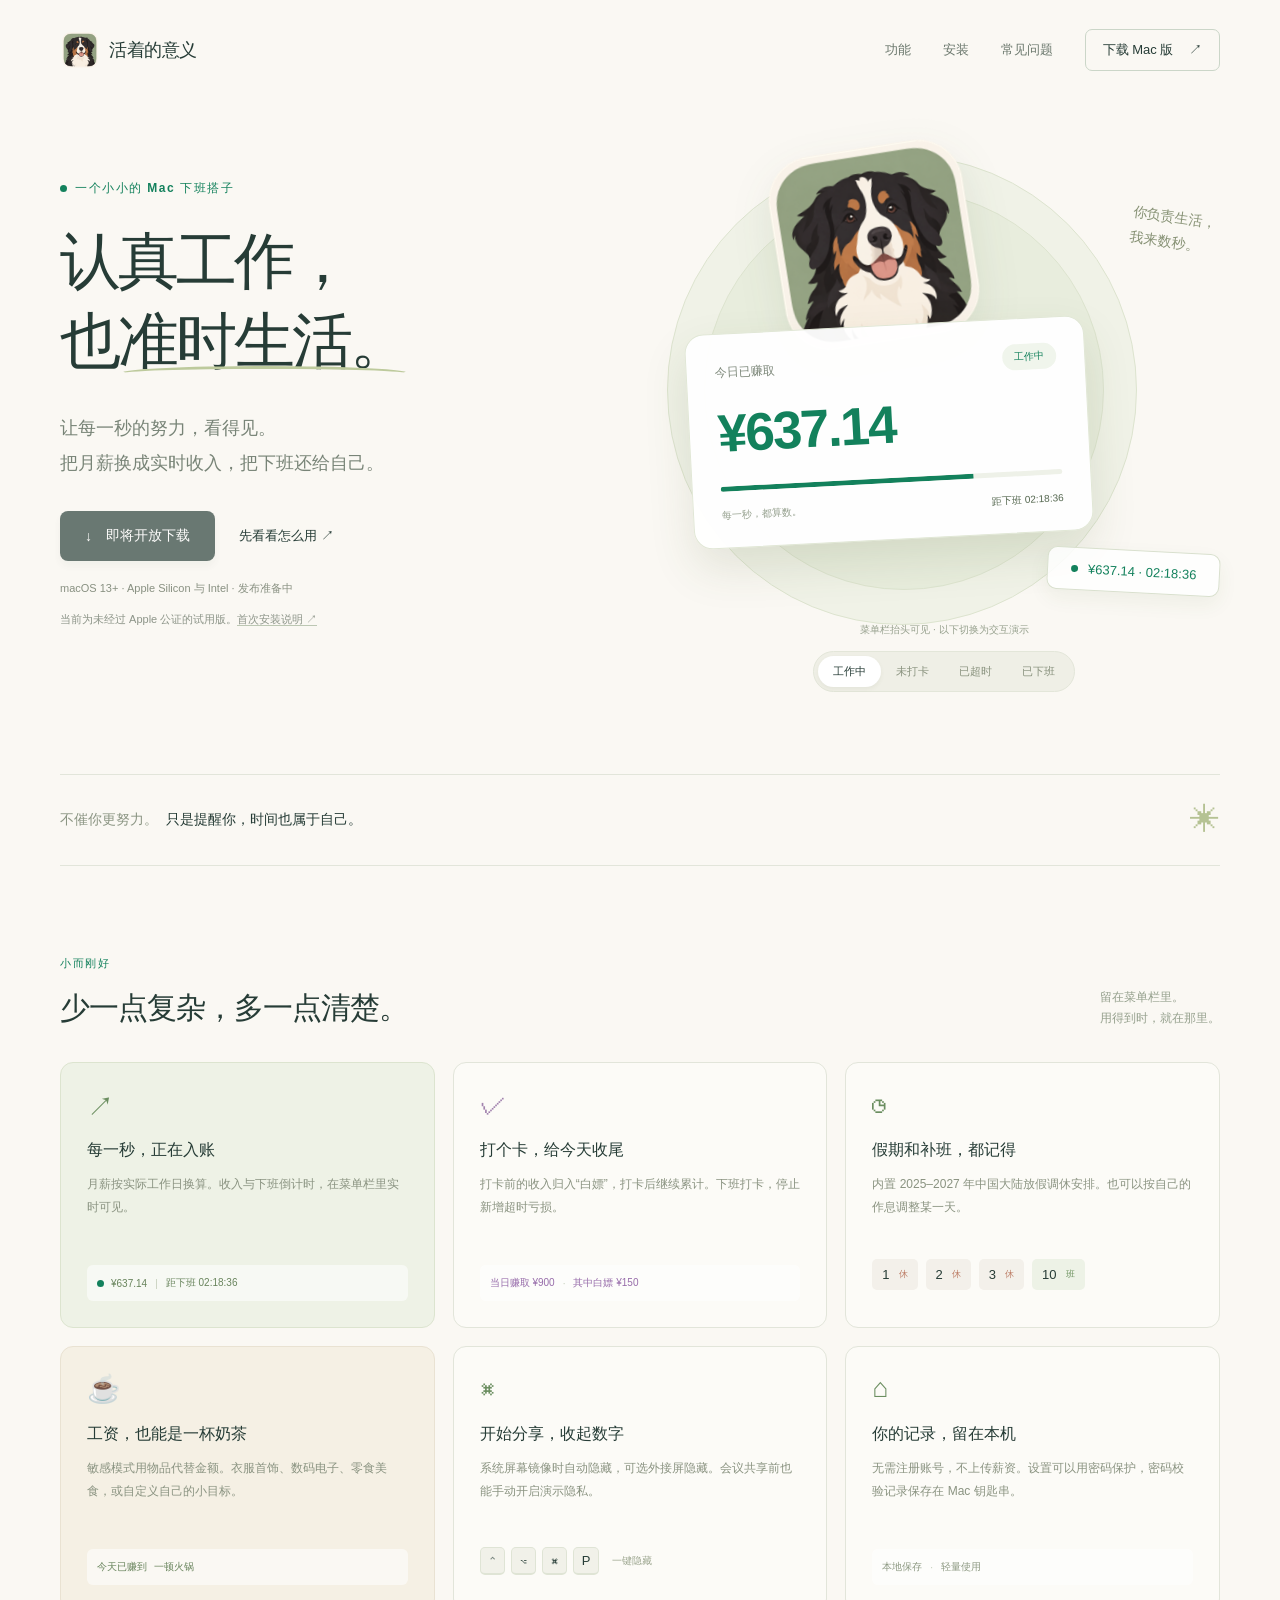
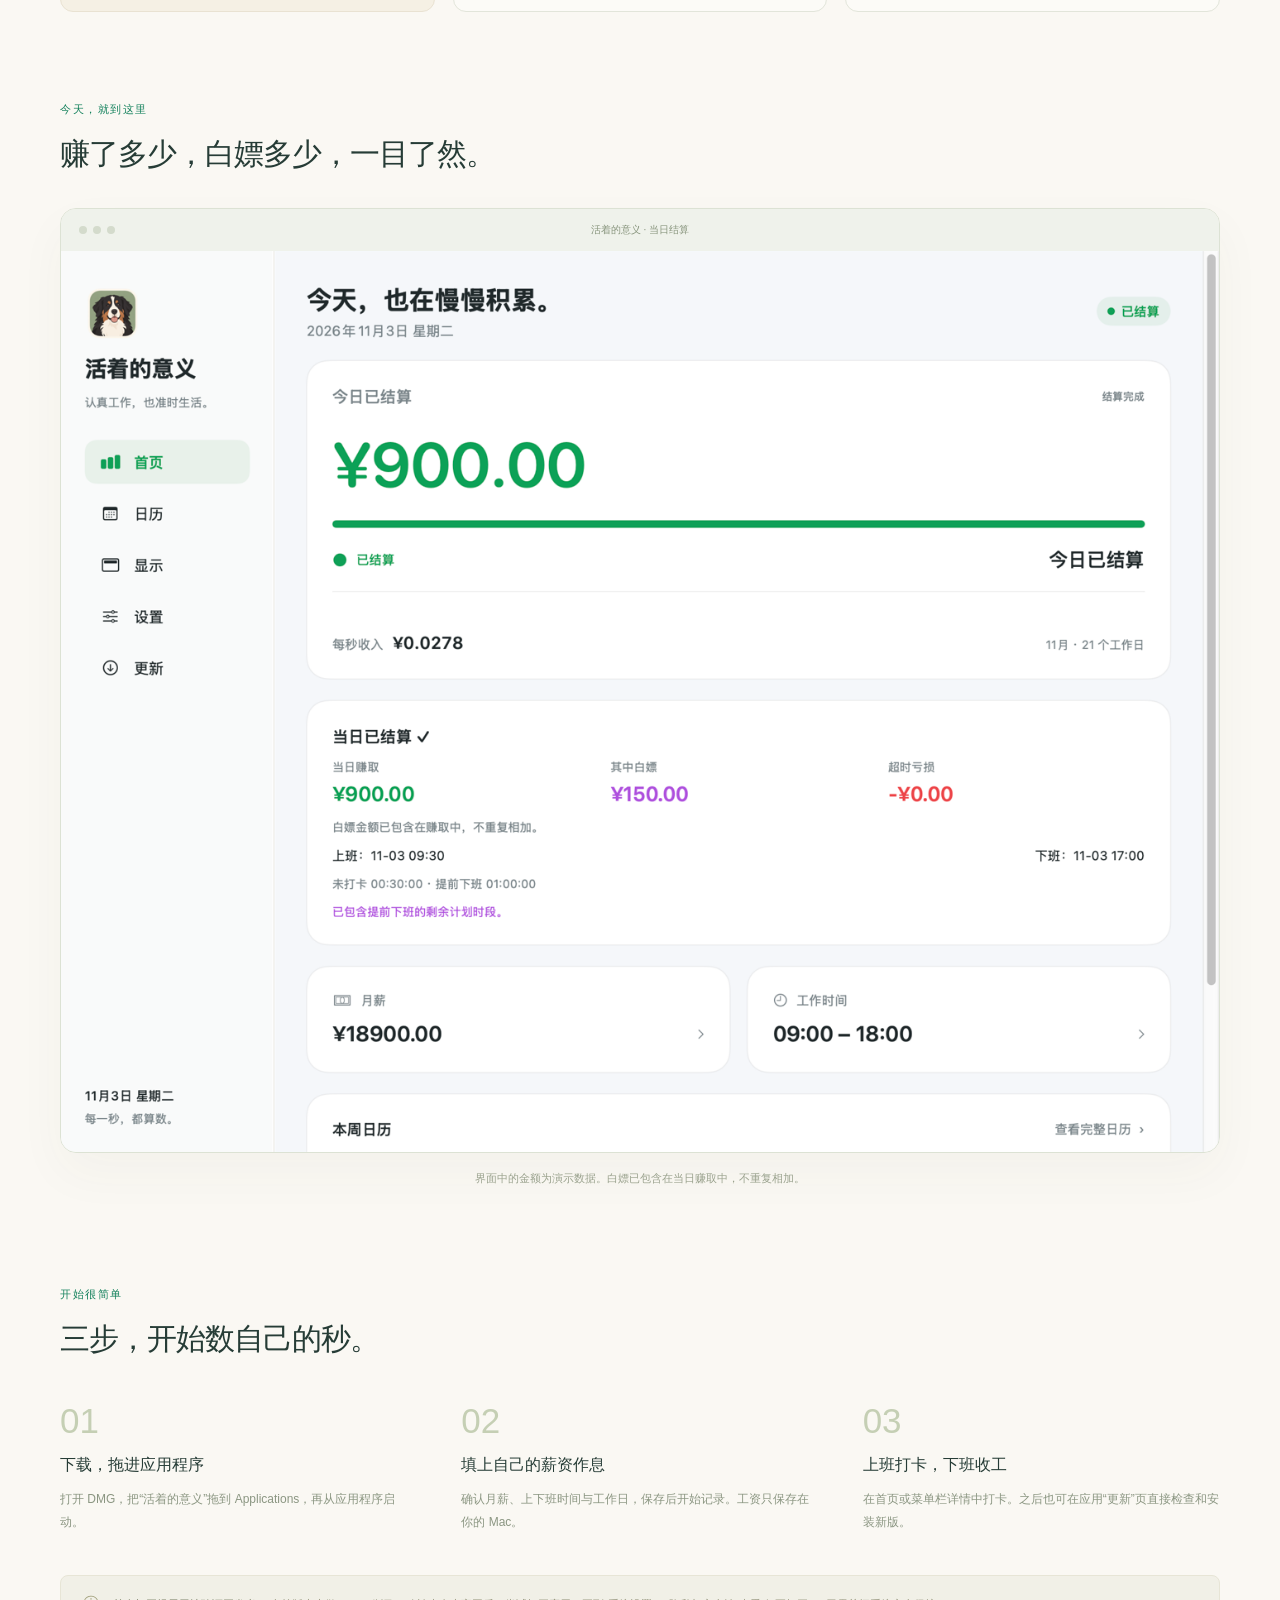
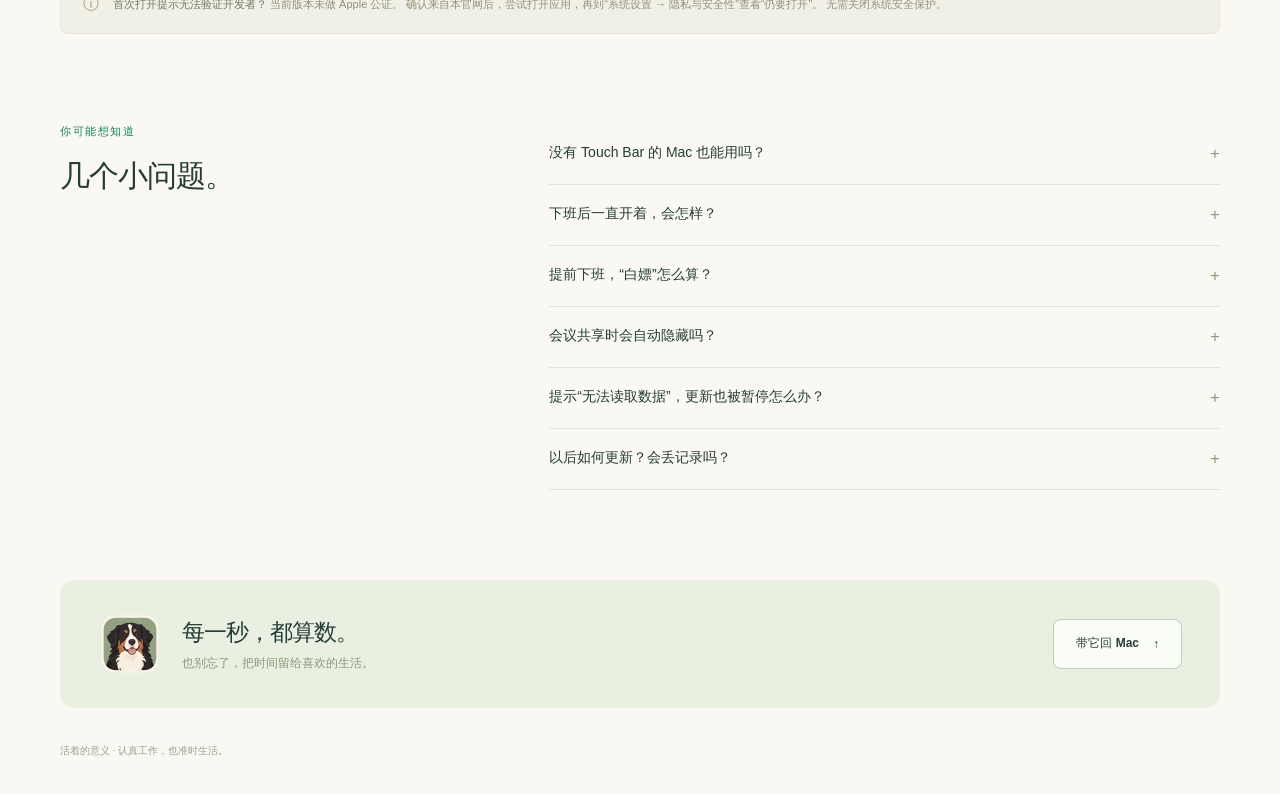
<file: site/index.html>
<!doctype html>
<html lang="zh-CN">
  <head>
    <meta charset="utf-8" />
    <meta name="viewport" content="width=device-width, initial-scale=1" />
    <meta name="theme-color" content="#faf8f3" />
    <meta
      name="description"
      content="活着的意义，一款陪你准时下班的 Mac 小应用。每秒收入、上下班打卡、法定节假日和演示隐私。"
    />
    <title>活着的意义 — 认真工作，也准时生活。</title>
    <link rel="icon" href="./assets/app-icon.png" type="image/png" />
    <link rel="stylesheet" href="./style.css" />
    <script src="./release-config.js" defer></script>
    <script src="./app.js" defer></script>
  </head>
  <body>
    <header class="header wrap">
      <a class="brand" href="./" aria-label="活着的意义首页">
        <img src="./assets/app-icon.png" alt="" width="40" height="40" />
        <span>活着的意义</span>
      </a>
      <nav aria-label="主导航">
        <a href="#features">功能</a>
        <a href="#install">安装</a>
        <a href="#questions">常见问题</a>
        <a class="nav-download" href="#download">下载 Mac 版 <span aria-hidden="true">↗</span></a>
      </nav>
    </header>

    <main>
      <section class="hero wrap" id="download" aria-labelledby="hero-title">
        <div class="hero-copy">
          <div class="eyebrow"><span class="live-dot"></span> 一个小小的 Mac 下班搭子</div>
          <h1 id="hero-title">认真工作，<br />也<span class="underline">准时生活。</span></h1>
          <p class="lead">让每一秒的努力，看得见。<br />把月薪换成实时收入，把下班还给自己。</p>
          <div class="download-actions">
            <a class="button primary" id="download-button" aria-disabled="true" tabindex="-1">
              <span aria-hidden="true">↓</span> <span id="download-label">即将开放下载</span>
            </a>
            <a class="text-link" href="#how-it-works">先看看怎么用 <span aria-hidden="true">↗</span></a>
          </div>
          <p class="release-meta" id="release-meta">macOS 13+ · Apple Silicon 与 Intel · 发布准备中</p>
          <p class="install-note">当前为未经过 Apple 公证的试用版。<a href="#install">首次安装说明 ↗</a></p>
        </div>

        <div class="hero-visual" aria-label="应用状态演示，使用示例数据">
          <div class="orbit orbit-one"></div>
          <div class="orbit orbit-two"></div>
          <div class="visual-note">你负责生活，<br />我来数秒。</div>
          <img class="dog-icon" src="./assets/app-icon.png" alt="伯恩山犬应用图标" width="220" height="220" />
          <div class="floating-card">
            <div class="card-heading">
              <span id="demo-heading">今日已赚取</span><span class="pill" id="demo-pill">工作中</span>
            </div>
            <div class="demo-amount" id="demo-amount">¥637.14</div>
            <div class="demo-track"><span id="demo-progress"></span></div>
            <div class="demo-bottom">
              <span id="demo-state">每一秒，都算数。</span><strong id="demo-timer">距下班 02:18:36</strong>
            </div>
          </div>
          <div class="menu-preview">
            <span class="live-dot" id="menu-dot"></span><span id="menu-label">¥637.14 · 02:18:36</span>
          </div>
          <p class="demo-caption">菜单栏抬头可见 · 以下切换为交互演示</p>
          <div class="demo-switch" role="group" aria-label="切换状态示例">
            <button data-phase="working" aria-pressed="true">工作中</button>
            <button data-phase="awaiting" aria-pressed="false">未打卡</button>
            <button data-phase="overtime" aria-pressed="false">已超时</button>
            <button data-phase="settled" aria-pressed="false">已下班</button>
          </div>
        </div>
      </section>

      <div class="belief wrap">
        <span>不催你更努力。</span><strong>只是提醒你，时间也属于自己。</strong>
        <span class="small-star" aria-hidden="true">✳</span>
      </div>

      <section class="wrap section" id="features" aria-labelledby="features-title">
        <div class="section-top">
          <div>
            <p class="eyebrow">小而刚好</p>
            <h2 id="features-title">少一点复杂，多一点清楚。</h2>
          </div>
          <p class="section-aside">留在菜单栏里。<br />用得到时，就在那里。</p>
        </div>
        <div class="feature-grid">
          <article class="feature-card green-card">
            <span class="feature-symbol" aria-hidden="true">↗</span>
            <h3>每一秒，正在入账</h3>
            <p>月薪按实际工作日换算。收入与下班倒计时，在菜单栏里实时可见。</p>
            <div class="mini-status">
              <span class="live-dot"></span> ¥637.14 <span class="mini-divider">|</span> 距下班 02:18:36
            </div>
          </article>
          <article class="feature-card">
            <span class="feature-symbol purple" aria-hidden="true">✓</span>
            <h3>打个卡，给今天收尾</h3>
            <p>打卡前的收入归入“白嫖”，打卡后继续累计。下班打卡，停止新增超时亏损。</p>
            <div class="mini-status purple-text">当日赚取 ¥900 <span class="mini-divider">·</span> 其中白嫖 ¥150</div>
          </article>
          <article class="feature-card">
            <span class="feature-symbol" aria-hidden="true">◷</span>
            <h3>假期和补班，都记得</h3>
            <p>内置 2025–2027 年中国大陆放假调休安排。也可以按自己的作息调整某一天。</p>
            <div class="calendar-mini" aria-label="国庆日历示例">
              <span>1<small>休</small></span
              ><span>2<small>休</small></span
              ><span>3<small>休</small></span>
              <span class="makeup">10<small>班</small></span>
            </div>
          </article>
          <article class="feature-card cream-card">
            <span class="feature-symbol" aria-hidden="true">☕</span>
            <h3>工资，也能是一杯奶茶</h3>
            <p>敏感模式用物品代替金额。衣服首饰、数码电子、零食美食，或自定义自己的小目标。</p>
            <div class="mini-status">今天已赚到 <strong>一顿火锅</strong></div>
          </article>
          <article class="feature-card">
            <span class="feature-symbol" aria-hidden="true">⌘</span>
            <h3>开始分享，收起数字</h3>
            <p>系统屏幕镜像时自动隐藏，可选外接屏隐藏。会议共享前也能手动开启演示隐私。</p>
            <div class="shortcut"><kbd>⌃</kbd><kbd>⌥</kbd><kbd>⌘</kbd><kbd>P</kbd><span>一键隐藏</span></div>
          </article>
          <article class="feature-card">
            <span class="feature-symbol" aria-hidden="true">⌂</span>
            <h3>你的记录，留在本机</h3>
            <p>无需注册账号，不上传薪资。设置可以用密码保护，密码校验记录保存在 Mac 钥匙串。</p>
            <div class="mini-status muted-status">本地保存 <span class="mini-divider">·</span> 轻量使用</div>
          </article>
        </div>
      </section>

      <section class="wrap section showcase" id="how-it-works" aria-labelledby="showcase-title">
        <div class="section-top">
          <div>
            <p class="eyebrow">今天，就到这里</p>
            <h2 id="showcase-title">赚了多少，白嫖多少，一目了然。</h2>
          </div>
        </div>
        <div class="screenshot-frame">
          <div class="window-bar">
            <span></span><span></span><span></span>
            <p>活着的意义 · 当日结算</p>
          </div>
          <img
            src="./assets/dashboard.png"
            alt="应用结算界面：赚取 900 元、其中白嫖 150 元、亏损 0 元的演示记录"
            width="1400"
            height="1090"
            loading="lazy"
          />
        </div>
        <p class="image-caption">界面中的金额为演示数据。白嫖已包含在当日赚取中，不重复相加。</p>
      </section>

      <section class="wrap section" id="install" aria-labelledby="install-title">
        <div class="section-top">
          <div>
            <p class="eyebrow">开始很简单</p>
            <h2 id="install-title">三步，开始数自己的秒。</h2>
          </div>
        </div>
        <ol class="steps">
          <li>
            <span class="step-number">01</span>
            <h3>下载，拖进应用程序</h3>
            <p>打开 DMG，把“活着的意义”拖到 Applications，再从应用程序启动。</p>
          </li>
          <li>
            <span class="step-number">02</span>
            <h3>填上自己的薪资作息</h3>
            <p>确认月薪、上下班时间与工作日，保存后开始记录。工资只保存在你的 Mac。</p>
          </li>
          <li>
            <span class="step-number">03</span>
            <h3>上班打卡，下班收工</h3>
            <p>在首页或菜单栏详情中打卡。之后也可在应用“更新”页直接检查和安装新版。</p>
          </li>
        </ol>
        <div class="notice">
          <span aria-hidden="true">ⓘ</span>
          <p>
            <strong>首次打开提示无法验证开发者？</strong> 当前版本未做 Apple 公证。
            确认来自本官网后，尝试打开应用，再到“系统设置 → 隐私与安全性”查看“仍要打开”。 无需关闭系统安全保护。
          </p>
        </div>
      </section>

      <section class="wrap section faq-section" id="questions" aria-labelledby="faq-title">
        <div>
          <p class="eyebrow">你可能想知道</p>
          <h2 id="faq-title">几个小问题。</h2>
        </div>
        <div class="faq-list">
          <details>
            <summary>没有 Touch Bar 的 Mac 也能用吗？<span>+</span></summary>
            <p>
              可以。主窗口和菜单栏支持所有符合系统要求的 Mac。配备 Touch Bar 时，应用在前台可显示对应信息；
              切换到其他应用后，Touch Bar 会跟随系统切换。
            </p>
          </details>
          <details>
            <summary>下班后一直开着，会怎样？<span>+</span></summary>
            <p>
              没有下班打卡时，会按每秒薪资累计独立的超时亏损。下班打卡后停止新增亏损。
              退出期间不会补扣；退出不等于打卡，重开后仍可能继续计时。睡眠期间若应用未退出，计时继续。
            </p>
          </details>
          <details>
            <summary>提前下班，“白嫖”怎么算？<span>+</span></summary>
            <p>
              确认提前下班后，剩余计划工作时间会一次性计入当日收入，并归为白嫖。
              上班前未打卡的计划时段也属于白嫖。白嫖是总收入的子集，不重复相加。
            </p>
          </details>
          <details>
            <summary>会议共享时会自动隐藏吗？<span>+</span></summary>
            <p>
              系统镜像可以触发自动隐藏，也可选择连接外接显示器时隐藏。会议软件和录屏方式不一定能被识别， 共享前建议按
              ⌃⌥⌘P 手动隐藏。隐藏期间后台计时继续。
            </p>
          </details>
          <details>
            <summary>提示“无法读取数据”，更新也被暂停怎么办？<span>+</span></summary>
            <p>
              0.2.3 已修复修改作息后旧记录被误判无效的问题。已出现读取错误的旧版会禁止保存设置，
              改回上下班时间也无法解除限制。请先备份
              <code>~/Library/Application Support/LivingMeaning/</code> 文件夹，
              再按 ⌥⌘Esc 强制退出旧应用，从本页下载新版并覆盖安装。
              只替换 Applications 中的应用，不要删除 <code>state.json</code>。
              未出现读取错误的用户可正常使用应用内更新。
            </p>
          </details>
          <details>
            <summary>以后如何更新？会丢记录吗？<span>+</span></summary>
            <p>
              从本官网安装的发布版本内置更新源，在应用“更新”页检查即可。更新清单和安装包会验证发布签名，
              确认后才安装，并保留本机设置和记录。旧试用版可先手动安装一次官网版本。
            </p>
          </details>
        </div>
      </section>

      <section class="wrap closing">
        <img src="./assets/app-icon.png" alt="" width="64" height="64" loading="lazy" />
        <div>
          <h2>每一秒，都算数。</h2>
          <p>也别忘了，把时间留给喜欢的生活。</p>
        </div>
        <a class="button secondary" href="#download">带它回 Mac <span aria-hidden="true">↑</span></a>
      </section>
    </main>

    <footer class="wrap footer">
      <span>活着的意义 · 认真工作，也准时生活。</span>
      <div>
        <a id="source-link" hidden>GitHub 源码 ↗</a><a id="release-link" hidden>版本记录 ↗</a>
        <button id="checksum-button" hidden>校验下载文件</button>
      </div>
    </footer>
    <dialog id="checksum-dialog">
      <form method="dialog"><button class="close-dialog" aria-label="关闭">×</button></form>
      <h2>下载文件校验</h2>
      <p>将下载文件的 SHA-256 与下方数值核对：</p>
      <code id="checksum-value"></code>
      <p class="dialog-note" id="checksum-name"></p>
    </dialog>
    <noscript><p class="noscript">请启用 JavaScript 查看当前版本与下载入口。</p></noscript>
  </body>
</html>
</file>
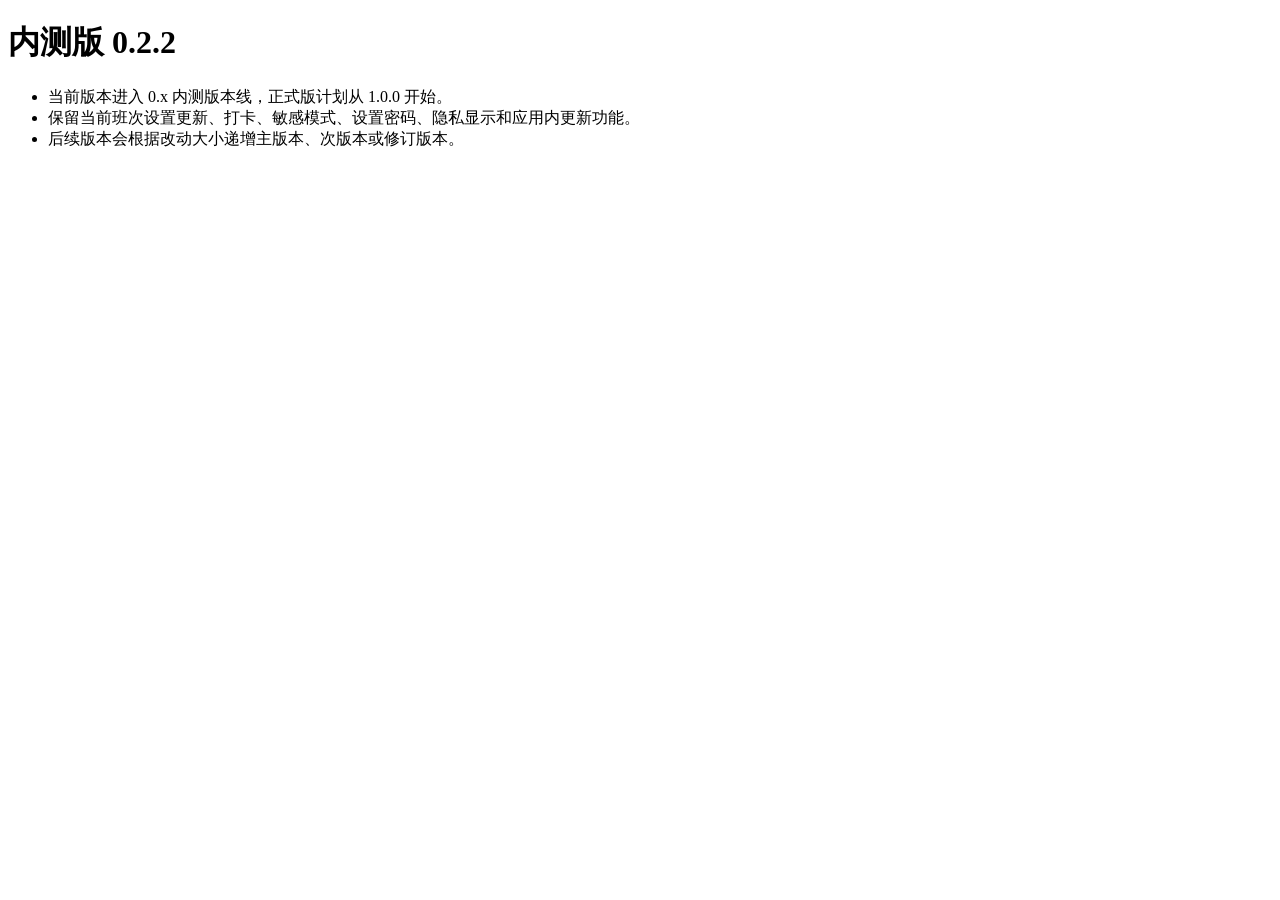
<file: Resources/release-notes-0.2.2.html>
<!doctype html>
<html lang="zh-CN">
<meta charset="utf-8">
<title>活着的意义 0.2.2</title>
<h1>内测版 0.2.2</h1>
<ul>
  <li>当前版本进入 0.x 内测版本线，正式版计划从 1.0.0 开始。</li>
  <li>保留当前班次设置更新、打卡、敏感模式、设置密码、隐私显示和应用内更新功能。
  </li>
  <li>后续版本会根据改动大小递增主版本、次版本或修订版本。</li>
</ul>
</html>
</file>
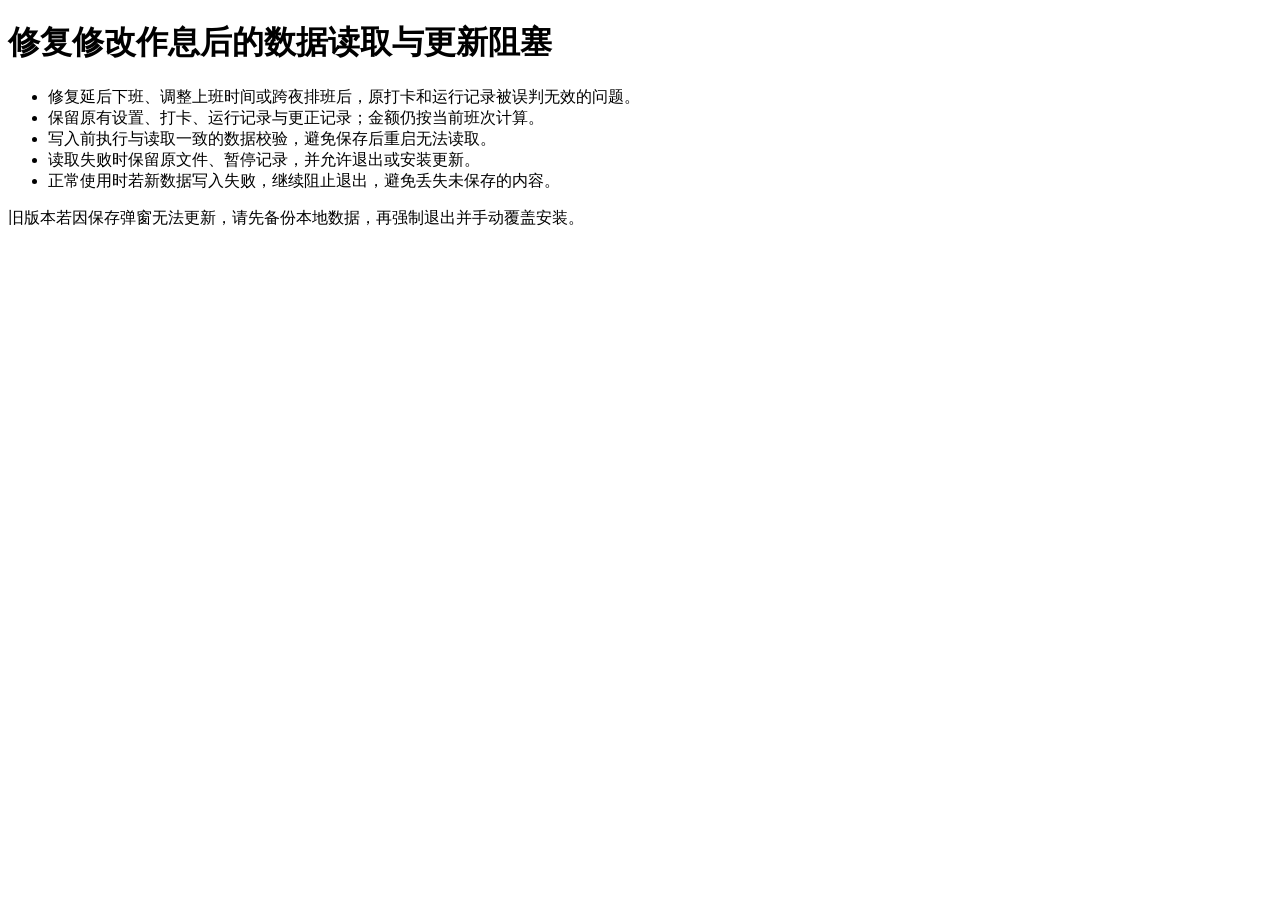
<file: Resources/release-notes-0.2.3.html>
<!doctype html>
<html lang="zh-CN">
<meta charset="utf-8">
<title>活着的意义 0.2.3 内测版</title>
<h1>修复修改作息后的数据读取与更新阻塞</h1>
<ul>
  <li>修复延后下班、调整上班时间或跨夜排班后，原打卡和运行记录被误判无效的问题。</li>
  <li>保留原有设置、打卡、运行记录与更正记录；金额仍按当前班次计算。</li>
  <li>写入前执行与读取一致的数据校验，避免保存后重启无法读取。</li>
  <li>读取失败时保留原文件、暂停记录，并允许退出或安装更新。</li>
  <li>正常使用时若新数据写入失败，继续阻止退出，避免丢失未保存的内容。</li>
</ul>
<p>旧版本若因保存弹窗无法更新，请先备份本地数据，再强制退出并手动覆盖安装。</p>
</html>
</file>
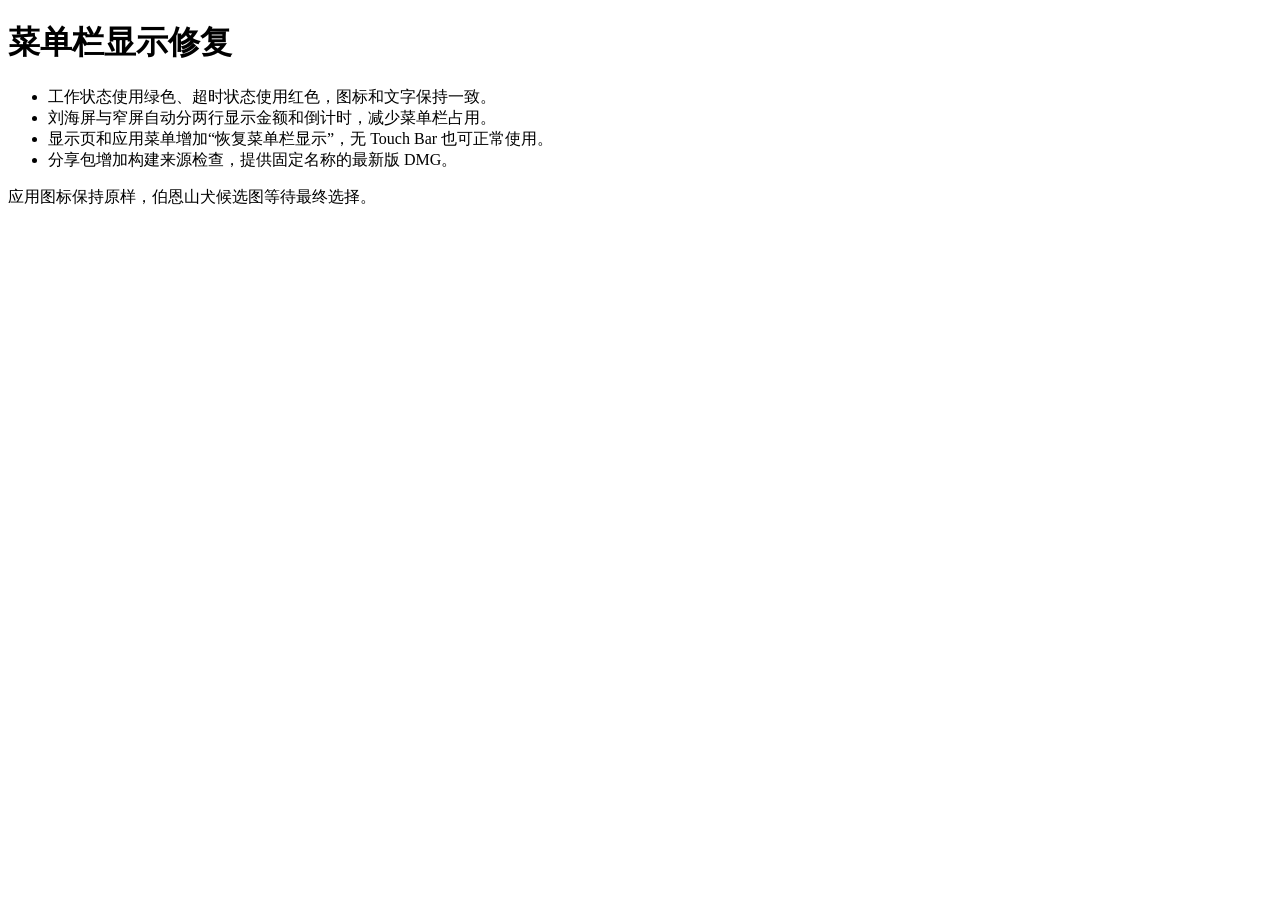
<file: Resources/release-notes-1.1.1.html>
<!doctype html>
<html lang="zh-CN">
<meta charset="utf-8">
<title>活着的意义 1.1.1</title>
<h1>菜单栏显示修复</h1>
<ul>
  <li>工作状态使用绿色、超时状态使用红色，图标和文字保持一致。</li>
  <li>刘海屏与窄屏自动分两行显示金额和倒计时，减少菜单栏占用。</li>
  <li>显示页和应用菜单增加“恢复菜单栏显示”，无 Touch Bar 也可正常使用。</li>
  <li>分享包增加构建来源检查，提供固定名称的最新版 DMG。</li>
</ul>
<p>应用图标保持原样，伯恩山犬候选图等待最终选择。</p>
</html>
</file>
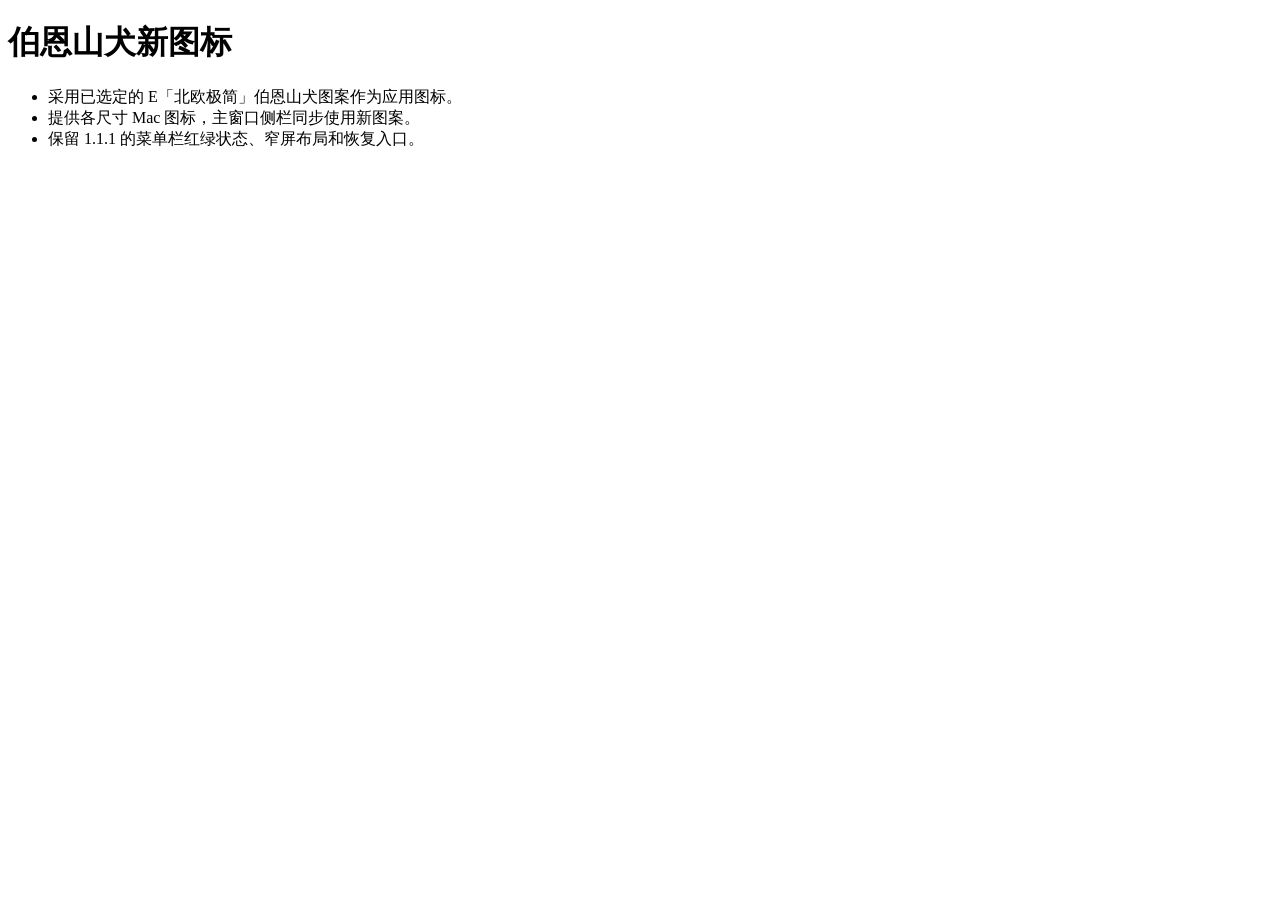
<file: Resources/release-notes-1.1.2.html>
<!doctype html>
<html lang="zh-CN">
<meta charset="utf-8">
<title>活着的意义 1.1.2</title>
<h1>伯恩山犬新图标</h1>
<ul>
  <li>采用已选定的 E「北欧极简」伯恩山犬图案作为应用图标。</li>
  <li>提供各尺寸 Mac 图标，主窗口侧栏同步使用新图案。</li>
  <li>保留 1.1.1 的菜单栏红绿状态、窄屏布局和恢复入口。</li>
</ul>
</html>
</file>
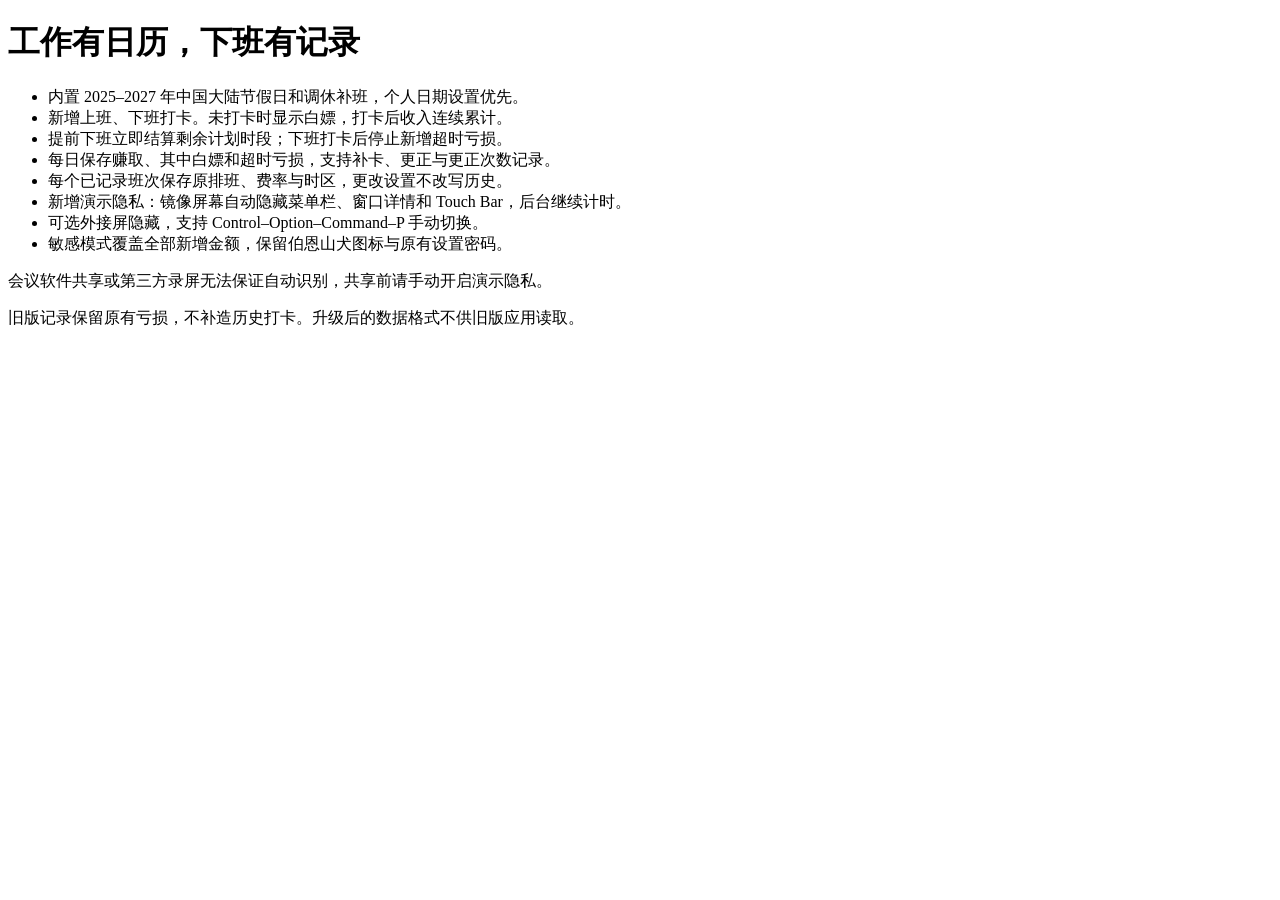
<file: Resources/release-notes-1.2.0.html>
<!doctype html>
<html lang="zh-CN">
<meta charset="utf-8">
<title>活着的意义 1.2.0</title>
<h1>工作有日历，下班有记录</h1>
<ul>
  <li>内置 2025–2027 年中国大陆节假日和调休补班，个人日期设置优先。</li>
  <li>新增上班、下班打卡。未打卡时显示白嫖，打卡后收入连续累计。</li>
  <li>提前下班立即结算剩余计划时段；下班打卡后停止新增超时亏损。</li>
  <li>每日保存赚取、其中白嫖和超时亏损，支持补卡、更正与更正次数记录。</li>
  <li>每个已记录班次保存原排班、费率与时区，更改设置不改写历史。</li>
  <li>新增演示隐私：镜像屏幕自动隐藏菜单栏、窗口详情和 Touch Bar，后台继续计时。</li>
  <li>可选外接屏隐藏，支持 Control–Option–Command–P 手动切换。</li>
  <li>敏感模式覆盖全部新增金额，保留伯恩山犬图标与原有设置密码。</li>
</ul>
<p>会议软件共享或第三方录屏无法保证自动识别，共享前请手动开启演示隐私。</p>
<p>旧版记录保留原有亏损，不补造历史打卡。升级后的数据格式不供旧版应用读取。</p>
</html>
</file>
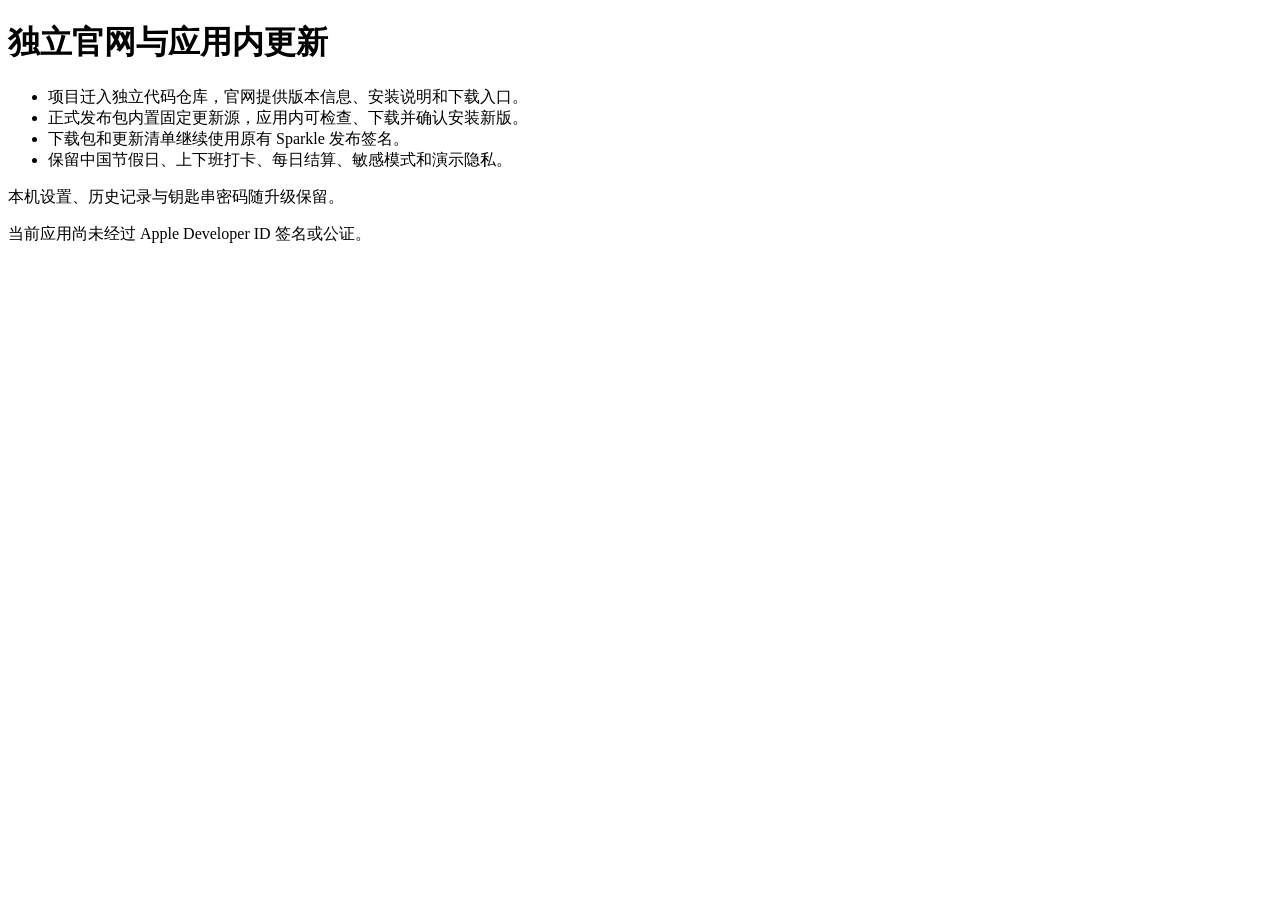
<file: Resources/release-notes-1.2.1.html>
<!doctype html>
<html lang="zh-CN">
<meta charset="utf-8">
<title>活着的意义 1.2.1</title>
<h1>独立官网与应用内更新</h1>
<ul>
  <li>项目迁入独立代码仓库，官网提供版本信息、安装说明和下载入口。</li>
  <li>正式发布包内置固定更新源，应用内可检查、下载并确认安装新版。</li>
  <li>下载包和更新清单继续使用原有 Sparkle 发布签名。</li>
  <li>保留中国节假日、上下班打卡、每日结算、敏感模式和演示隐私。</li>
</ul>
<p>本机设置、历史记录与钥匙串密码随升级保留。</p>
<p>当前应用尚未经过 Apple Developer ID 签名或公证。</p>
</html>
</file>
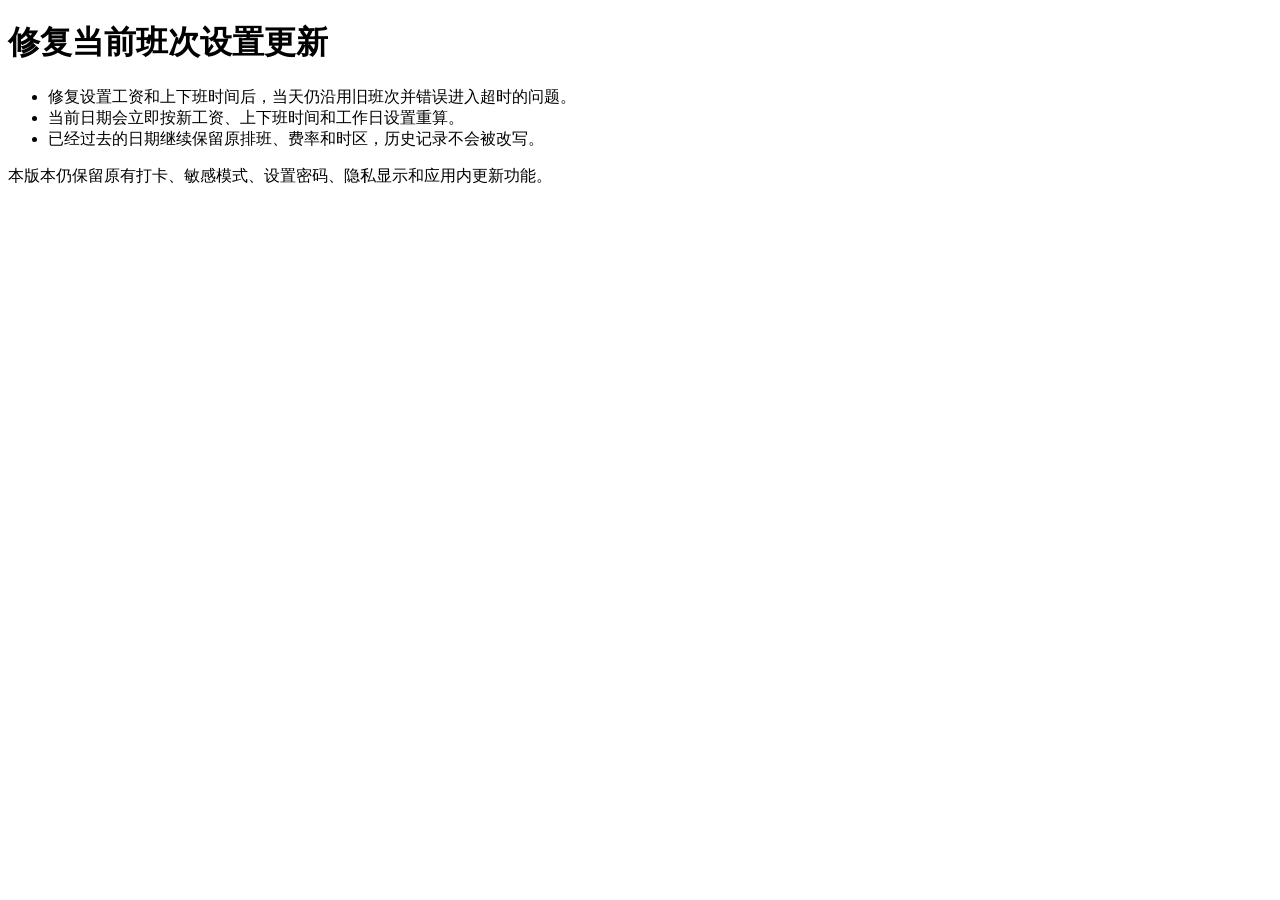
<file: Resources/release-notes-1.2.2.html>
<!doctype html>
<html lang="zh-CN">
<meta charset="utf-8">
<title>活着的意义 1.2.2</title>
<h1>修复当前班次设置更新</h1>
<ul>
  <li>修复设置工资和上下班时间后，当天仍沿用旧班次并错误进入超时的问题。</li>
  <li>当前日期会立即按新工资、上下班时间和工作日设置重算。</li>
  <li>已经过去的日期继续保留原排班、费率和时区，历史记录不会被改写。</li>
</ul>
<p>本版本仍保留原有打卡、敏感模式、设置密码、隐私显示和应用内更新功能。</p>
</html>
</file>
<file: site/style.css>
:root {
  color-scheme: light;
  --paper: #faf8f3;
  --ink: #263c36;
  --muted: #7b867c;
  --green: #13815c;
  --line: #e2e5da;
  --phase-color: #13815c;
  font-family: -apple-system, BlinkMacSystemFont, "PingFang SC", "Microsoft YaHei", sans-serif;
  color: var(--ink);
  background: var(--paper);
  font-synthesis: none;
}
* {
  box-sizing: border-box;
}
html {
  scroll-behavior: smooth;
  scroll-padding-top: 30px;
}
body {
  margin: 0;
}
a {
  color: inherit;
  text-decoration: none;
}
button {
  font: inherit;
  color: inherit;
  cursor: pointer;
}
button,
a {
  -webkit-tap-highlight-color: transparent;
}
a:focus-visible,
button:focus-visible,
summary:focus-visible {
  outline: 3px solid #dfaa57;
  outline-offset: 5px;
}
[hidden] {
  display: none !important;
}
.wrap {
  width: min(1160px, calc(100% - 80px));
  margin-inline: auto;
}
.header {
  display: flex;
  justify-content: space-between;
  align-items: center;
  min-height: 100px;
  gap: 24px;
}
.brand {
  display: flex;
  align-items: center;
  gap: 9px;
  font-size: 18px;
  font-weight: 650;
  letter-spacing: -0.4px;
}
.brand img {
  display: block;
}
nav {
  display: flex;
  align-items: center;
  gap: 32px;
  font-size: 13px;
}
nav a:not(.nav-download) {
  color: #6b786d;
}
nav a:hover,
.text-link:hover {
  color: var(--green);
}
.nav-download {
  padding: 11px 17px;
  border: 1px solid #cbd6c8;
  border-radius: 7px;
}
.nav-download span {
  padding-left: 12px;
}
.hero {
  display: grid;
  grid-template-columns: 1.05fr 1fr;
  min-height: 610px;
  padding-block: 80px 82px;
  gap: 30px;
}
.eyebrow {
  font-size: 12px;
  letter-spacing: 1.5px;
  color: var(--green);
  font-weight: 600;
  margin: 0 0 24px;
}
.hero .eyebrow {
  display: flex;
  align-items: center;
  gap: 8px;
}
.live-dot {
  display: inline-block;
  width: 7px;
  height: 7px;
  border-radius: 50%;
  background: var(--green);
}
h1 {
  font-size: clamp(43px, 4.8vw, 66px);
  line-height: 1.3;
  letter-spacing: -3px;
  margin: 0;
  font-weight: 650;
}
.underline {
  position: relative;
  white-space: nowrap;
}
.underline::after {
  content: "";
  position: absolute;
  left: 0;
  bottom: -6px;
  height: 9px;
  width: 99%;
  border: 3px solid #bdca9c;
  border-color: #bdca9c transparent transparent;
  border-radius: 50%;
}
.lead {
  color: #788477;
  font-size: 18px;
  line-height: 1.95;
  margin: 30px 0;
}
.download-actions {
  display: flex;
  align-items: center;
  flex-wrap: wrap;
  gap: 24px;
  margin: 30px 0 18px;
}
.button {
  display: inline-flex;
  align-items: center;
  justify-content: center;
  gap: 14px;
  padding: 16px 25px;
  border-radius: 8px;
  font-size: 14px;
  font-weight: 600;
  min-height: 50px;
  transition: transform 0.15s;
}
.button:not([aria-disabled]):hover {
  transform: translateY(-2px);
}
.primary {
  background: var(--ink);
  color: white;
  box-shadow: 0 5px 10px #263c3610;
}
.button[aria-disabled] {
  cursor: default;
  opacity: 0.68;
}
.text-link {
  font-size: 13px;
}
.release-meta {
  font-size: 11px;
  color: #889081;
  line-height: 1.8;
}
.install-note {
  font-size: 11px;
  color: #8c9488;
  line-height: 1.7;
}
.install-note a {
  border-bottom: 1px solid #bcc7b3;
}
.hero-visual {
  position: relative;
  min-height: 440px;
  padding-top: 145px;
}
.orbit {
  position: absolute;
  border: 1px solid #dde4cf;
  border-radius: 50%;
  z-index: -1;
}
.orbit-one {
  width: 470px;
  height: 470px;
  left: -2px;
  top: -25px;
  background: #f0f2e7;
}
.orbit-two {
  width: 400px;
  height: 400px;
  left: 35px;
  top: 10px;
  background: #e8eddd;
}
.dog-icon {
  position: absolute;
  top: -45px;
  left: 95px;
  transform: rotate(-9deg);
  filter: drop-shadow(0 15px 20px #3a462c18);
}
.visual-note {
  position: absolute;
  top: 25px;
  right: 5px;
  line-height: 1.8;
  color: #869174;
  font-size: 14px;
  transform: rotate(8deg);
}
.floating-card {
  position: relative;
  z-index: 1;
  background: #fffffff5;
  padding: 25px 28px;
  border-radius: 19px;
  border: 1px solid #e1e7d6;
  box-shadow: 0 20px 45px #445a2420;
  transform: rotate(-3deg);
  width: 400px;
  margin-left: 20px;
}
.card-heading {
  display: flex;
  align-items: center;
  justify-content: space-between;
  color: #7d887a;
  font-size: 12px;
}
.pill {
  color: var(--phase-color);
  background: #f0f5ec;
  font-size: 10px;
  border-radius: 20px;
  padding: 6px 12px;
}
.demo-amount {
  font-size: 53px;
  font-weight: 600;
  letter-spacing: -2px;
  color: var(--phase-color);
  margin: 17px 0 23px;
}
.demo-track {
  height: 5px;
  border-radius: 3px;
  background: #eef1e8;
  overflow: hidden;
}
.demo-track span {
  display: block;
  width: 74%;
  height: 100%;
  background: var(--phase-color);
  transition: width 0.25s;
}
.demo-bottom {
  display: flex;
  justify-content: space-between;
  gap: 10px;
  margin-top: 17px;
  font-size: 10px;
  color: #95a08e;
}
.demo-bottom strong {
  color: #53664e;
  font-weight: 500;
  font-variant-numeric: tabular-nums;
}
.menu-preview {
  position: relative;
  z-index: 2;
  display: flex;
  align-items: center;
  gap: 10px;
  width: fit-content;
  padding: 13px 23px;
  margin-top: 10px;
  margin-left: auto;
  margin-right: 0;
  background: #ffffffd9;
  border: 1px solid #d9e0ce;
  box-shadow: 0 8px 20px #465e1f10;
  border-radius: 10px;
  font-size: 13px;
  color: var(--phase-color);
  transform: rotate(3deg);
  font-variant-numeric: tabular-nums;
}
#menu-dot {
  background: var(--phase-color);
}
.demo-caption {
  text-align: center;
  margin: 30px 0 14px;
  font-size: 10px;
  color: #96a08d;
}
.demo-switch {
  display: flex;
  justify-content: center;
  width: fit-content;
  margin: 0 auto;
  padding: 4px;
  background: #efefe6;
  border: 1px solid #e3e6d9;
  border-radius: 30px;
}
.demo-switch button {
  border: 0;
  background: transparent;
  padding: 8px 15px;
  border-radius: 20px;
  font-size: 11px;
  color: #89927e;
}
.demo-switch button[aria-pressed="true"] {
  background: #fff;
  color: var(--ink);
  box-shadow: 0 2px 4px #52603212;
}
.belief {
  display: flex;
  align-items: center;
  gap: 8px;
  border-block: 1px solid var(--line);
  padding-block: 28px;
  font-size: 14px;
}
.belief > span:first-child {
  color: #8b9583;
}
.belief strong {
  font-weight: 500;
}
.small-star {
  margin-left: auto;
  font-size: 30px;
  color: #b5c293;
}
.section {
  padding-top: 90px;
}
.section-top {
  display: flex;
  justify-content: space-between;
  align-items: flex-end;
  margin-bottom: 32px;
  gap: 24px;
}
.section .eyebrow {
  margin-bottom: 14px;
  font-size: 11px;
}
h2 {
  margin: 0;
  font-size: 30px;
  font-weight: 600;
  letter-spacing: -1px;
  line-height: 1.5;
}
.section-aside {
  color: #95a08d;
  font-size: 12px;
  line-height: 1.8;
  margin: 0;
}
.feature-grid {
  display: grid;
  grid-template-columns: repeat(3, 1fr);
  gap: 18px;
}
.feature-card {
  border: 1px solid var(--line);
  background: #fcfbf7;
  border-radius: 13px;
  padding: 26px;
  min-width: 0;
}
.green-card {
  background: #eef2e6;
  border-color: #dce4cf;
}
.cream-card {
  background: #f5f0e4;
  border-color: #e9e2d2;
}
.feature-symbol {
  display: block;
  font-size: 27px;
  color: #6b8e60;
  height: 37px;
}
.purple {
  color: #a283ae;
}
h3 {
  font-weight: 600;
  font-size: 16px;
  margin: 14px 0 12px;
}
.feature-card p {
  color: #8a9381;
  font-size: 12px;
  line-height: 1.95;
  margin: 0;
  min-height: 70px;
}
.mini-status {
  display: flex;
  align-items: center;
  gap: 7px;
  margin-top: 22px;
  font-size: 10px;
  color: #68845c;
  white-space: nowrap;
  background: #ffffff90;
  padding: 11px 10px;
  border-radius: 6px;
}
.mini-divider {
  color: #c5cebb;
  padding-inline: 1px;
}
.purple-text {
  color: #976caa;
}
.muted-status {
  color: #8c9881;
}
.calendar-mini {
  display: flex;
  gap: 8px;
  margin-top: 16px;
}
.calendar-mini > span {
  display: flex;
  align-items: center;
  gap: 9px;
  font-size: 13px;
  padding: 8px 10px;
  background: #f3f0ea;
  border-radius: 5px;
}
.calendar-mini small {
  font-size: 9px;
  color: #bc7b64;
}
.calendar-mini .makeup {
  background: #edf2e6;
}
.calendar-mini .makeup small {
  color: #6f9461;
}
.shortcut {
  display: flex;
  gap: 6px;
  align-items: center;
  margin-top: 20px;
}
kbd {
  font: inherit;
  font-size: 13px;
  background: #f1f1e9;
  border: 1px solid #dfe4d5;
  border-bottom-width: 2px;
  padding: 5px 8px;
  border-radius: 5px;
}
.shortcut span {
  font-size: 10px;
  color: #9ba58e;
  margin-left: 7px;
}
.screenshot-frame {
  border-radius: 16px;
  border: 1px solid #dce2d4;
  overflow: hidden;
  box-shadow: 0 20px 50px #44542f0a;
}
.window-bar {
  display: flex;
  gap: 6px;
  align-items: center;
  background: #eff2eb;
  padding: 14px 18px;
}
.window-bar > span {
  border-radius: 50%;
  width: 8px;
  height: 8px;
  background: #d4dbcc;
}
.window-bar p {
  text-align: center;
  flex: 1;
  margin: 0 42px 0 0;
  font-size: 10px;
  color: #87947c;
}
.screenshot-frame img {
  display: block;
  width: 100%;
  height: auto;
}
.image-caption {
  color: #9aa28e;
  font-size: 11px;
  text-align: center;
  margin-top: 18px;
}
.steps {
  display: grid;
  grid-template-columns: repeat(3, 1fr);
  gap: 44px;
  list-style: none;
  padding: 0;
  margin: 40px 0;
}
.step-number {
  font-size: 35px;
  color: #c5cfb4;
  font-weight: 300;
}
.steps p {
  font-size: 12px;
  line-height: 1.95;
  color: #8b9682;
  margin: 0;
}
.notice {
  display: flex;
  gap: 14px;
  background: #f1f0e7;
  border: 1px solid #e7e5d6;
  padding: 18px 22px;
  border-radius: 8px;
}
.notice > span {
  color: #9f9d78;
}
.notice p {
  margin: 0;
  color: #929279;
  font-size: 11px;
  line-height: 1.9;
}
.notice strong {
  color: #737a5f;
  font-weight: 500;
}
.faq-section {
  display: grid;
  grid-template-columns: 1fr 1.6fr;
  gap: 70px;
}
.faq-list details {
  border-bottom: 1px solid var(--line);
}
.faq-list code {
  overflow-wrap: anywhere;
}
summary {
  display: flex;
  list-style: none;
  justify-content: space-between;
  gap: 20px;
  padding: 20px 0;
  cursor: pointer;
  font-size: 14px;
}
summary::-webkit-details-marker {
  display: none;
}
summary span {
  color: #8e9c7e;
  font-size: 17px;
}
details[open] summary span {
  transform: rotate(45deg);
}
.faq-list p {
  margin: 0 20px 20px 0;
  color: #8c9684;
  font-size: 12px;
  line-height: 1.95;
}
.closing {
  display: flex;
  align-items: center;
  gap: 20px;
  background: #eaf0e1;
  border-radius: 14px;
  padding: 32px 38px;
  margin-top: 90px;
}
.closing h2 {
  font-size: 23px;
}
.closing p {
  margin: 5px 0 0;
  font-size: 12px;
  color: #89987b;
}
.secondary {
  margin-left: auto;
  border: 1px solid #c2ceb4;
  font-size: 12px;
  background: #fafcf6;
  padding: 12px 22px;
}
.footer {
  display: flex;
  justify-content: space-between;
  align-items: center;
  gap: 25px;
  padding-block: 36px;
  font-size: 10px;
  color: #98a18f;
}
.footer > div {
  display: flex;
  gap: 20px;
}
.footer button {
  border: 0;
  background: none;
  padding: 0;
  font-size: 10px;
}
dialog {
  border: 1px solid var(--line);
  border-radius: 14px;
  background: var(--paper);
  color: var(--ink);
  padding: 30px;
  max-width: min(540px, 90vw);
}
dialog::backdrop {
  background: #263c3670;
}
dialog h2 {
  font-size: 23px;
}
dialog p {
  font-size: 12px;
  color: #7d8776;
  line-height: 1.8;
}
dialog code {
  display: block;
  overflow-wrap: anywhere;
  font-size: 12px;
  background: #eceee5;
  padding: 15px;
  border-radius: 6px;
}
.close-dialog {
  float: right;
  border: 0;
  background: none;
  font-size: 25px;
}
.dialog-note {
  overflow-wrap: anywhere;
}
.noscript {
  padding: 20px;
  text-align: center;
}
@media (min-width: 1600px) {
  .hero {
    padding-block: 110px;
  }
}
@media (max-width: 1050px) {
  .wrap {
    width: calc(100% - 48px);
  }
  .hero {
    gap: 15px;
    padding-top: 60px;
  }
  .hero-visual {
    transform: scale(0.9);
    transform-origin: top right;
    margin-left: -40px;
  }
  .orbit-one {
    width: 420px;
    height: 420px;
  }
  .orbit-two {
    width: 350px;
    height: 350px;
  }
  .floating-card {
    width: 365px;
  }
  .feature-card {
    padding: 20px;
  }
  .mini-status {
    font-size: 9px;
    gap: 4px;
  }
  .calendar-mini {
    gap: 4px;
  }
  .calendar-mini > span {
    padding-inline: 7px;
  }
}
@media (max-width: 900px) {
  .header {
    min-height: 80px;
  }
  .brand {
    font-size: 16px;
  }
  nav {
    gap: 18px;
    font-size: 12px;
  }
  nav > a:not(.nav-download) {
    display: none;
  }
  .nav-download {
    padding: 10px 12px;
  }
  .hero {
    grid-template-columns: 1fr;
    gap: 55px;
    padding-block: 40px;
  }
  h1 {
    font-size: 51px;
    letter-spacing: -2px;
  }
  .lead {
    font-size: 16px;
  }
  .hero-visual {
    width: min(440px, 100%);
    justify-self: center;
    transform: none;
    margin: 0;
    min-height: 450px;
  }
  .orbit-one {
    width: 95%;
    height: 400px;
    left: 0;
  }
  .orbit-two {
    width: 78%;
    height: 330px;
    left: 8%;
  }
  .floating-card {
    width: calc(100% - 30px);
    margin-left: 4px;
    padding: 23px;
  }
  .dog-icon {
    left: 20%;
    width: 190px;
    height: 190px;
    top: -25px;
  }
  .visual-note {
    font-size: 12px;
  }
  .menu-preview {
    font-size: 12px;
  }
  .belief {
    font-size: 12px;
    flex-wrap: wrap;
    gap: 7px;
  }
  .small-star {
    font-size: 25px;
  }
  .section {
    padding-top: 58px;
  }
  h2 {
    font-size: 24px;
  }
  .section-aside {
    display: none;
  }
  .feature-grid {
    grid-template-columns: repeat(2, 1fr);
    gap: 12px;
  }
  .feature-card {
    padding: 20px;
  }
  .feature-card h3 {
    font-size: 15px;
  }
  .feature-card p {
    min-height: 90px;
  }
  .mini-status {
    flex-wrap: wrap;
    white-space: normal;
    line-height: 1.8;
  }
  .steps {
    gap: 24px;
  }
  .steps h3 {
    font-size: 14px;
  }
  .faq-section {
    grid-template-columns: 1fr;
    gap: 15px;
  }
  .closing {
    margin-top: 58px;
    padding: 24px;
    flex-wrap: wrap;
    gap: 15px;
  }
  .closing h2 {
    font-size: 21px;
  }
  .closing .button {
    margin-left: 0;
  }
  .footer {
    flex-direction: column;
    align-items: flex-start;
    gap: 15px;
  }
}
@media (max-width: 430px) {
  .wrap {
    width: calc(100% - 36px);
  }
  h1 {
    font-size: 44px;
  }
  .download-actions {
    gap: 18px;
  }
  .feature-grid,
  .steps {
    grid-template-columns: 1fr;
  }
  .feature-card p {
    min-height: auto;
  }
  .mini-status {
    font-size: 11px;
  }
  .steps {
    gap: 30px;
    margin-top: 24px;
  }
  .steps h3 {
    font-size: 16px;
  }
  .demo-switch button {
    padding-inline: 12px;
  }
  .demo-bottom {
    font-size: 9px;
    gap: 6px;
  }
  .demo-amount {
    font-size: 48px;
  }
  .notice {
    padding: 16px;
  }
}
@media (prefers-reduced-motion: reduce) {
  html {
    scroll-behavior: auto;
  }
  *,
  *::before,
  *::after {
    transition: none !important;
  }
}
</file>
